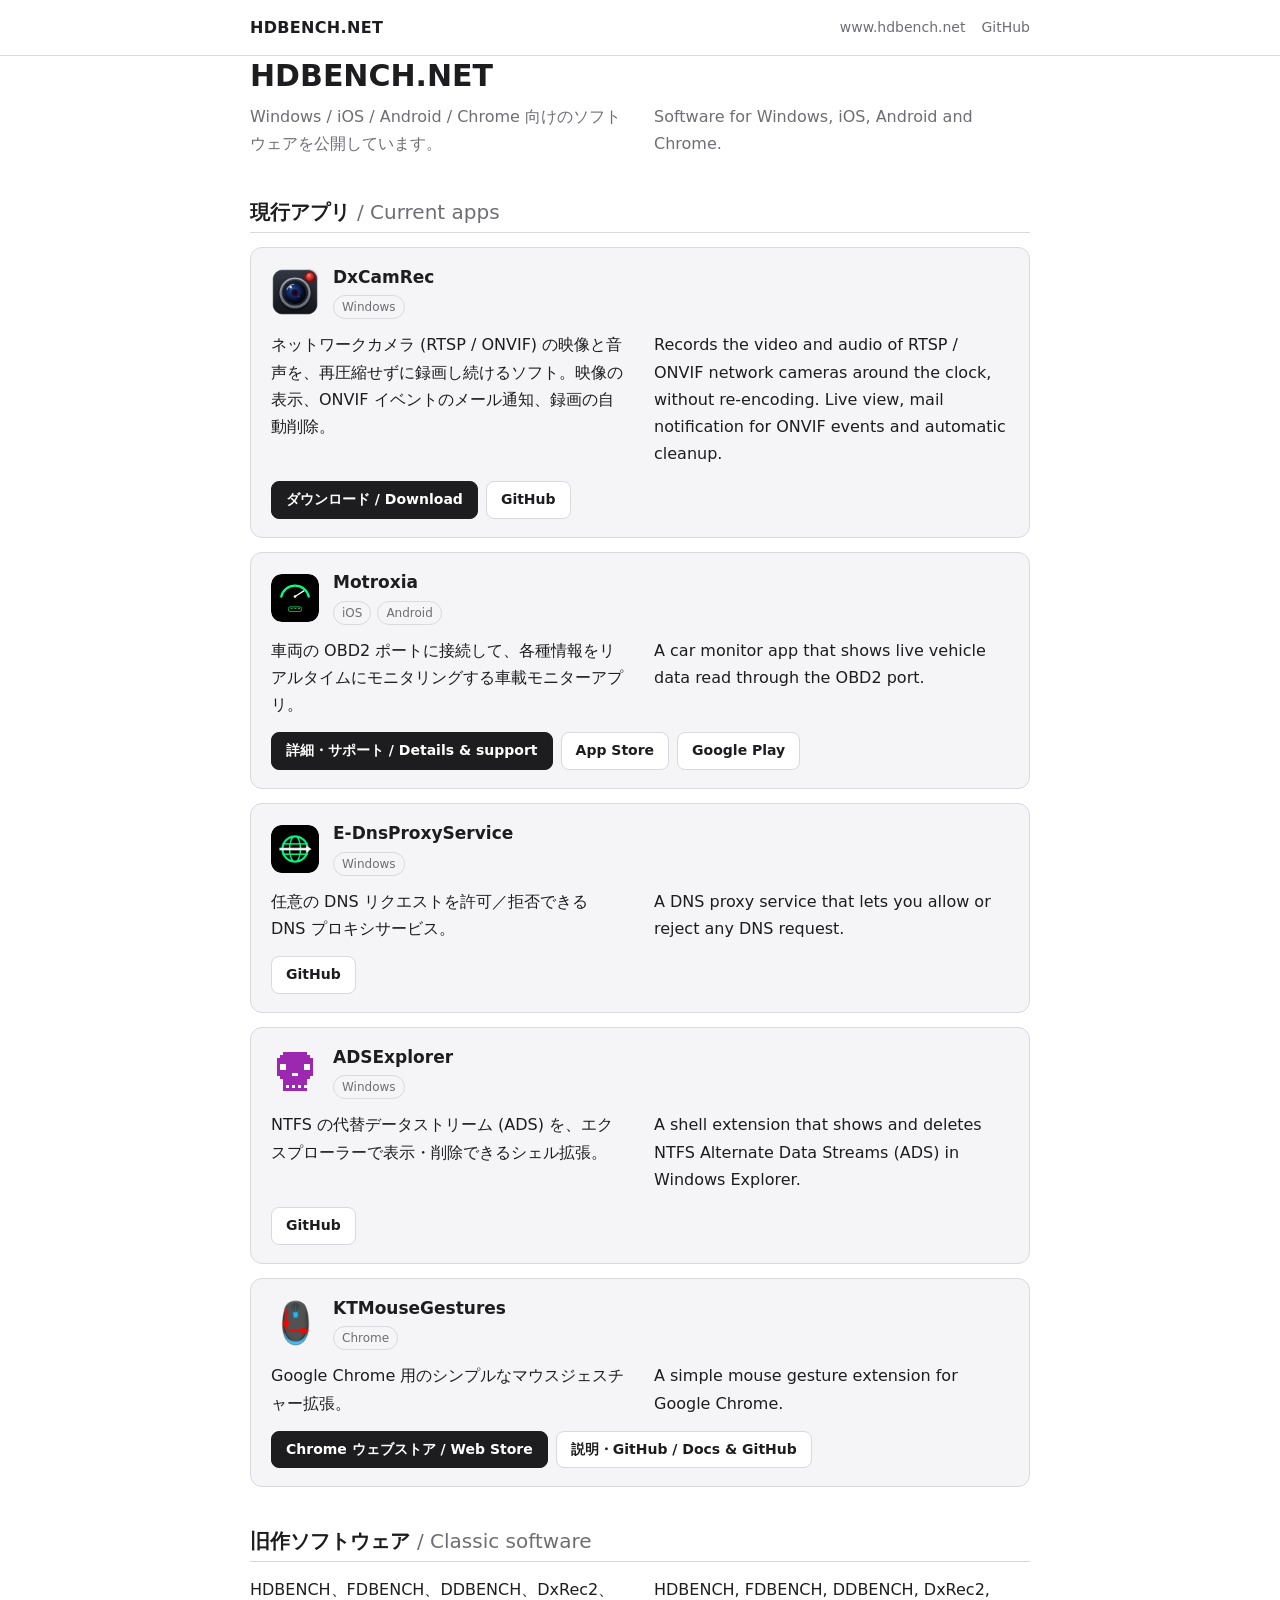
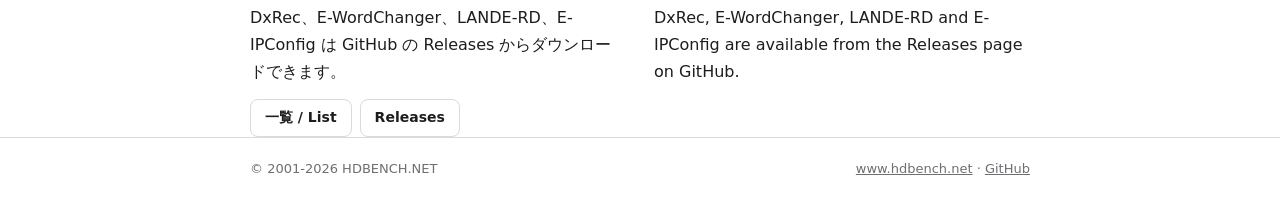
<file: index.html>
<!doctype html>
<html lang="ja">
<head>
<meta charset="utf-8">
<meta name="viewport" content="width=device-width, initial-scale=1">
<title>HDBENCH.NET</title>
<meta name="description" content="HDBENCH.NET のソフトウェア。Motroxia（iOS / Android）、E-DnsProxyService、KTMouseGestures ほか。">
<link rel="stylesheet" href="style.css">
</head>
<body>

<header class="site-header">
  <div class="wrap">
    <a class="brand" href="./">HDBENCH.NET</a>
    <nav class="site-nav">
      <a href="https://www.hdbench.net/">www.hdbench.net</a>
      <a href="https://github.com/HDBENCH">GitHub</a>
    </nav>
  </div>
</header>

<main class="wrap">
  <h1>HDBENCH.NET</h1>
  <div class="bi lead">
    <p>Windows / iOS / Android / Chrome 向けのソフトウェアを公開しています。</p>
    <p lang="en">Software for Windows, iOS, Android and Chrome.</p>
  </div>

  <h2>現行アプリ <span class="muted" lang="en">/ Current apps</span></h2>

  <!-- アプリを追加するときは、下の article を複製して書き換える。このサイトに専用ページがあるアプリには「詳細・サポート」ボタンを付ける -->

  <article class="card">
    <div class="card-head">
      <img src="dxcamrec/icon.png" alt="" width="48" height="48">
      <div>
        <h3>DxCamRec</h3>
        <ul class="tags"><li>Windows</li></ul>
      </div>
    </div>
    <div class="bi">
      <p>ネットワークカメラ (RTSP / ONVIF) の映像と音声を、再圧縮せずに録画し続けるソフト。映像の表示、ONVIF イベントのメール通知、録画の自動削除。</p>
      <p lang="en">Records the video and audio of RTSP / ONVIF network cameras around the clock, without re-encoding. Live view, mail notification for ONVIF events and automatic cleanup.</p>
    </div>
    <div class="links">
      <a class="btn primary" href="https://github.com/HDBENCH/DxCamRec/releases">ダウンロード / Download</a>
      <a class="btn" href="https://github.com/HDBENCH/DxCamRec">GitHub</a>
    </div>
  </article>

  <article class="card">
    <div class="card-head">
      <img src="motroxia/icon.svg" alt="" width="48" height="48">
      <div>
        <h3>Motroxia</h3>
        <ul class="tags"><li>iOS</li><li>Android</li></ul>
      </div>
    </div>
    <div class="bi">
      <p>車両の OBD2 ポートに接続して、各種情報をリアルタイムにモニタリングする車載モニターアプリ。</p>
      <p lang="en">A car monitor app that shows live vehicle data read through the OBD2 port.</p>
    </div>
    <div class="links">
      <a class="btn primary" href="motroxia/">詳細・サポート / Details &amp; support</a>
      <a class="btn" href="https://apps.apple.com/app/motroxia/id6803079954">App Store</a>
      <a class="btn" href="https://play.google.com/store/apps/details?id=net.hdbench.motroxia">Google Play</a>
    </div>
  </article>

  <article class="card">
    <div class="card-head">
      <img src="ednsproxyservice/icon.png" alt="" width="48" height="48">
      <div>
        <h3>E-DnsProxyService</h3>
        <ul class="tags"><li>Windows</li></ul>
      </div>
    </div>
    <div class="bi">
      <p>任意の DNS リクエストを許可／拒否できる DNS プロキシサービス。</p>
      <p lang="en">A DNS proxy service that lets you allow or reject any DNS request.</p>
    </div>
    <div class="links">
      <a class="btn" href="https://github.com/HDBENCH/E-DnsProxyService">GitHub</a>
    </div>
  </article>

  <article class="card">
    <div class="card-head">
      <img src="adsexplorer/icon.png" alt="" width="48" height="48">
      <div>
        <h3>ADSExplorer</h3>
        <ul class="tags"><li>Windows</li></ul>
      </div>
    </div>
    <div class="bi">
      <p>NTFS の代替データストリーム (ADS) を、エクスプローラーで表示・削除できるシェル拡張。</p>
      <p lang="en">A shell extension that shows and deletes NTFS Alternate Data Streams (ADS) in Windows Explorer.</p>
    </div>
    <div class="links">
      <a class="btn" href="https://github.com/HDBENCH/ADSExplorer">GitHub</a>
    </div>
  </article>

  <article class="card">
    <div class="card-head">
      <img src="ktmousegestures/icon.png" alt="" width="48" height="48">
      <div>
        <h3>KTMouseGestures</h3>
        <ul class="tags"><li>Chrome</li></ul>
      </div>
    </div>
    <div class="bi">
      <p>Google Chrome 用のシンプルなマウスジェスチャー拡張。</p>
      <p lang="en">A simple mouse gesture extension for Google Chrome.</p>
    </div>
    <div class="links">
      <a class="btn primary" href="https://chromewebstore.google.com/detail/kt-mouse-gestures/gfimipfmbiohbdjmbmmljponpjmhhokl">Chrome ウェブストア / Web Store</a>
      <a class="btn" href="https://github.com/HDBENCH/KTMouseGestures">説明・GitHub / Docs &amp; GitHub</a>
    </div>
  </article>

  <h2>旧作ソフトウェア <span class="muted" lang="en">/ Classic software</span></h2>
  <div class="bi">
    <p>HDBENCH、FDBENCH、DDBENCH、DxRec2、DxRec、E-WordChanger、LANDE-RD、E-IPConfig は GitHub の Releases からダウンロードできます。</p>
    <p lang="en">HDBENCH, FDBENCH, DDBENCH, DxRec2, DxRec, E-WordChanger, LANDE-RD and E-IPConfig are available from the Releases page on GitHub.</p>
  </div>
  <div class="links">
    <a class="btn" href="https://github.com/HDBENCH/software">一覧 / List</a>
    <a class="btn" href="https://github.com/HDBENCH/software/releases">Releases</a>
  </div>
</main>

<footer class="site-footer">
  <div class="wrap">
    <span>&copy; 2001-2026 HDBENCH.NET</span>
    <span><a href="https://www.hdbench.net/">www.hdbench.net</a> · <a href="https://github.com/HDBENCH">GitHub</a></span>
  </div>
</footer>

</body>
</html>
</file>
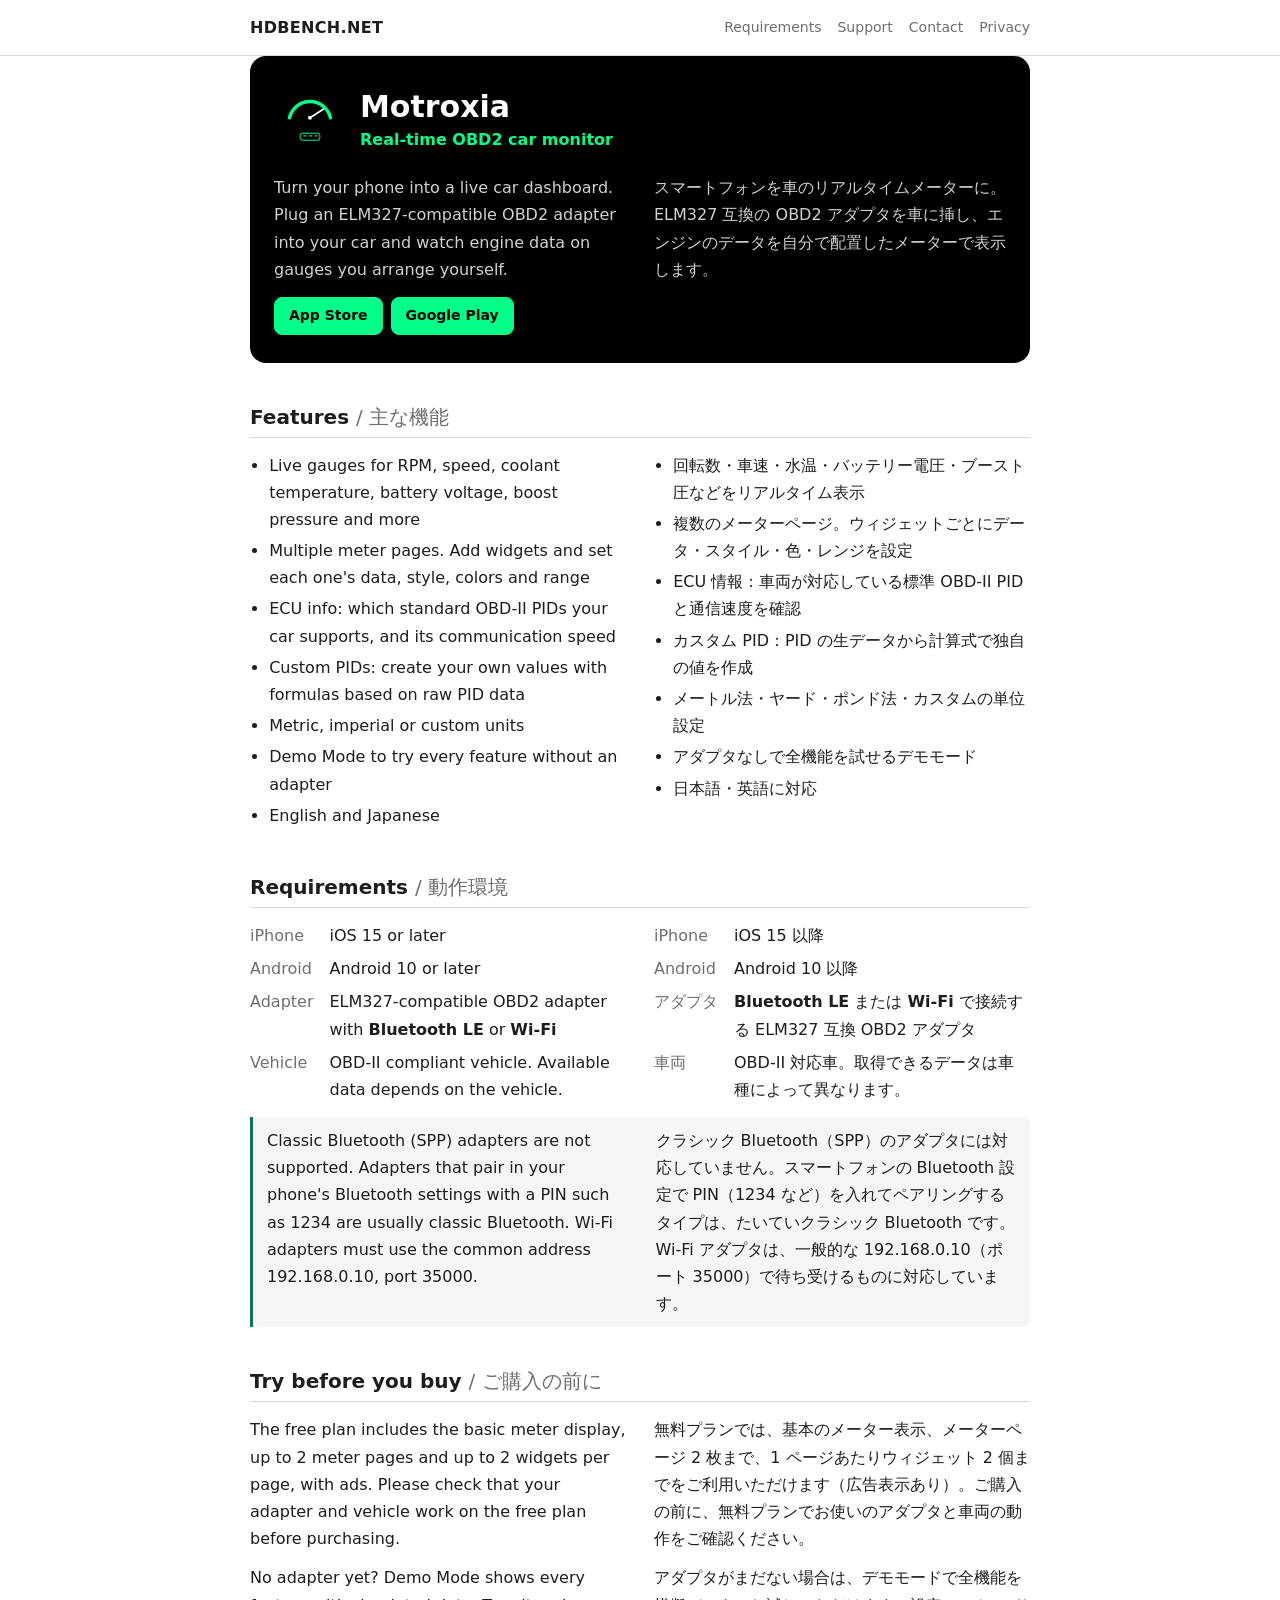
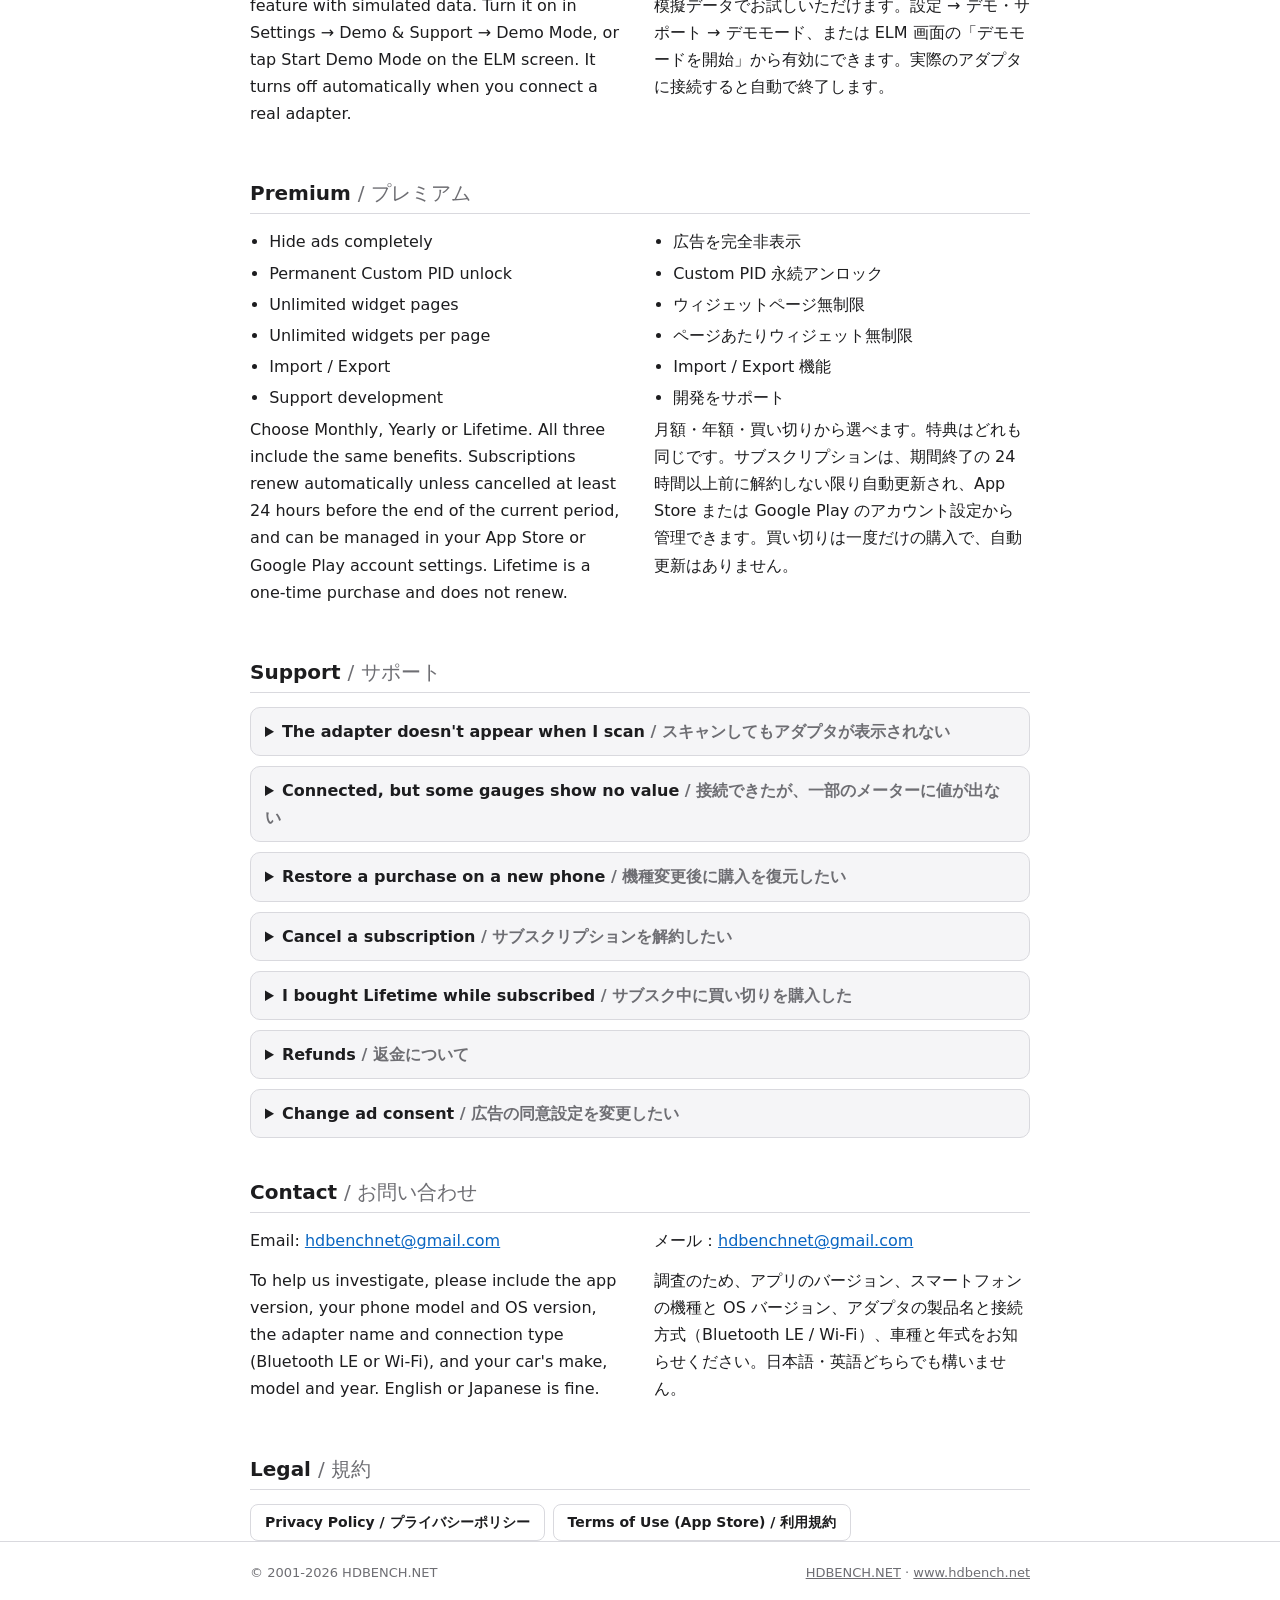
<file: motroxia/index.html>
<!doctype html>
<html lang="en">
<head>
<meta charset="utf-8">
<meta name="viewport" content="width=device-width, initial-scale=1">
<title>Motroxia - Real-time OBD2 car monitor | HDBENCH.NET</title>
<meta name="description" content="Motroxia turns your iPhone or Android phone into a live car dashboard using an ELM327-compatible OBD2 adapter.">
<meta property="og:title" content="Motroxia">
<meta property="og:description" content="Real-time OBD2 car monitor for iPhone and Android.">
<meta property="og:url" content="https://hdbench.github.io/motroxia/">
<link rel="icon" href="icon.svg" type="image/svg+xml">
<link rel="stylesheet" href="../style.css">
<style>
  /* Motroxia の配色。アプリのアイコンと同じ黒地に #00FF88 */
  :root { --app-hero-bg: #000000; --app-accent: #00ff88; --app-accent-ink: #000000; }
</style>
</head>
<body>

<header class="site-header">
  <div class="wrap">
    <a class="brand" href="../">HDBENCH.NET</a>
    <nav class="site-nav">
      <a href="#requirements">Requirements</a>
      <a href="#support">Support</a>
      <a href="#contact">Contact</a>
      <a href="https://hdbench.github.io/motroxia-privacy/">Privacy</a>
    </nav>
  </div>
</header>

<main class="wrap">

  <section class="hero">
    <div class="card-head">
      <img src="icon.svg" alt="Motroxia app icon" width="72" height="72">
      <div>
        <h1>Motroxia</h1>
        <p class="tagline">Real-time OBD2 car monitor</p>
      </div>
    </div>
    <div class="bi">
      <p>Turn your phone into a live car dashboard. Plug an ELM327-compatible OBD2 adapter into your car and watch engine data on gauges you arrange yourself.</p>
      <p lang="ja">スマートフォンを車のリアルタイムメーターに。ELM327 互換の OBD2 アダプタを車に挿し、エンジンのデータを自分で配置したメーターで表示します。</p>
    </div>
    <div class="links">
      <a class="btn primary" href="https://apps.apple.com/app/motroxia/id6803079954">App Store</a>
      <a class="btn primary" href="https://play.google.com/store/apps/details?id=net.hdbench.motroxia">Google Play</a>
    </div>
  </section>

  <h2 id="features">Features <span class="muted" lang="ja">/ 主な機能</span></h2>
  <div class="bi">
    <ul class="plain">
      <li>Live gauges for RPM, speed, coolant temperature, battery voltage, boost pressure and more</li>
      <li>Multiple meter pages. Add widgets and set each one's data, style, colors and range</li>
      <li>ECU info: which standard OBD-II PIDs your car supports, and its communication speed</li>
      <li>Custom PIDs: create your own values with formulas based on raw PID data</li>
      <li>Metric, imperial or custom units</li>
      <li>Demo Mode to try every feature without an adapter</li>
      <li>English and Japanese</li>
    </ul>
    <ul class="plain" lang="ja">
      <li>回転数・車速・水温・バッテリー電圧・ブースト圧などをリアルタイム表示</li>
      <li>複数のメーターページ。ウィジェットごとにデータ・スタイル・色・レンジを設定</li>
      <li>ECU 情報：車両が対応している標準 OBD-II PID と通信速度を確認</li>
      <li>カスタム PID：PID の生データから計算式で独自の値を作成</li>
      <li>メートル法・ヤード・ポンド法・カスタムの単位設定</li>
      <li>アダプタなしで全機能を試せるデモモード</li>
      <li>日本語・英語に対応</li>
    </ul>
  </div>

  <h2 id="requirements">Requirements <span class="muted" lang="ja">/ 動作環境</span></h2>
  <div class="bi">
    <dl class="spec">
      <dt>iPhone</dt><dd>iOS 15 or later</dd>
      <dt>Android</dt><dd>Android 10 or later</dd>
      <dt>Adapter</dt><dd>ELM327-compatible OBD2 adapter with <strong>Bluetooth LE</strong> or <strong>Wi-Fi</strong></dd>
      <dt>Vehicle</dt><dd>OBD-II compliant vehicle. Available data depends on the vehicle.</dd>
    </dl>
    <dl class="spec" lang="ja">
      <dt>iPhone</dt><dd>iOS 15 以降</dd>
      <dt>Android</dt><dd>Android 10 以降</dd>
      <dt>アダプタ</dt><dd><strong>Bluetooth LE</strong> または <strong>Wi-Fi</strong> で接続する ELM327 互換 OBD2 アダプタ</dd>
      <dt>車両</dt><dd>OBD-II 対応車。取得できるデータは車種によって異なります。</dd>
    </dl>
  </div>
  <div class="note bi">
    <p>Classic Bluetooth (SPP) adapters are not supported. Adapters that pair in your phone's Bluetooth settings with a PIN such as 1234 are usually classic Bluetooth. Wi-Fi adapters must use the common address 192.168.0.10, port 35000.</p>
    <p lang="ja">クラシック Bluetooth（SPP）のアダプタには対応していません。スマートフォンの Bluetooth 設定で PIN（1234 など）を入れてペアリングするタイプは、たいていクラシック Bluetooth です。Wi-Fi アダプタは、一般的な 192.168.0.10（ポート 35000）で待ち受けるものに対応しています。</p>
  </div>

  <h2 id="try">Try before you buy <span class="muted" lang="ja">/ ご購入の前に</span></h2>
  <div class="bi">
    <div>
      <p>The free plan includes the basic meter display, up to 2 meter pages and up to 2 widgets per page, with ads. Please check that your adapter and vehicle work on the free plan before purchasing.</p>
      <p>No adapter yet? Demo Mode shows every feature with simulated data. Turn it on in Settings → Demo &amp; Support → Demo Mode, or tap Start Demo Mode on the ELM screen. It turns off automatically when you connect a real adapter.</p>
    </div>
    <div lang="ja">
      <p>無料プランでは、基本のメーター表示、メーターページ 2 枚まで、1 ページあたりウィジェット 2 個までをご利用いただけます（広告表示あり）。ご購入の前に、無料プランでお使いのアダプタと車両の動作をご確認ください。</p>
      <p>アダプタがまだない場合は、デモモードで全機能を模擬データでお試しいただけます。設定 → デモ・サポート → デモモード、または ELM 画面の「デモモードを開始」から有効にできます。実際のアダプタに接続すると自動で終了します。</p>
    </div>
  </div>

  <h2 id="premium">Premium <span class="muted" lang="ja">/ プレミアム</span></h2>
  <div class="bi">
    <div>
      <ul class="plain">
        <li>Hide ads completely</li>
        <li>Permanent Custom PID unlock</li>
        <li>Unlimited widget pages</li>
        <li>Unlimited widgets per page</li>
        <li>Import / Export</li>
        <li>Support development</li>
      </ul>
      <p>Choose Monthly, Yearly or Lifetime. All three include the same benefits. Subscriptions renew automatically unless cancelled at least 24 hours before the end of the current period, and can be managed in your App Store or Google Play account settings. Lifetime is a one-time purchase and does not renew.</p>
    </div>
    <div lang="ja">
      <ul class="plain">
        <li>広告を完全非表示</li>
        <li>Custom PID 永続アンロック</li>
        <li>ウィジェットページ無制限</li>
        <li>ページあたりウィジェット無制限</li>
        <li>Import / Export 機能</li>
        <li>開発をサポート</li>
      </ul>
      <p>月額・年額・買い切りから選べます。特典はどれも同じです。サブスクリプションは、期間終了の 24 時間以上前に解約しない限り自動更新され、App Store または Google Play のアカウント設定から管理できます。買い切りは一度だけの購入で、自動更新はありません。</p>
    </div>
  </div>

  <h2 id="support">Support <span class="muted" lang="ja">/ サポート</span></h2>

  <details>
    <summary>The adapter doesn't appear when I scan <span class="muted" lang="ja">/ スキャンしてもアダプタが表示されない</span></summary>
    <div class="bi">
      <ul class="plain">
        <li>Check that it is a Bluetooth LE or Wi-Fi adapter (see Requirements).</li>
        <li>Turn the ignition on so the adapter has power.</li>
        <li>Allow Bluetooth access. iPhone: Settings → Motroxia → Bluetooth. Android 12 and later: allow Nearby devices. Android 10 and 11: allow Location, which Android requires for Bluetooth scanning.</li>
        <li>For a Wi-Fi adapter, first join its Wi-Fi network in your phone's settings. On iPhone, also allow Local Network access.</li>
      </ul>
      <ul class="plain" lang="ja">
        <li>Bluetooth LE または Wi-Fi のアダプタかご確認ください（動作環境を参照）。</li>
        <li>アダプタに電源が入るよう、イグニッションをオンにしてください。</li>
        <li>Bluetooth を許可してください。iPhone：設定 → Motroxia → Bluetooth。Android 12 以降：「付近のデバイス」を許可。Android 10・11：Bluetooth のスキャンに Android が要求するため「位置情報」を許可。</li>
        <li>Wi-Fi アダプタの場合は、先にスマートフォンの設定でアダプタの Wi-Fi に接続してください。iPhone では「ローカルネットワーク」も許可してください。</li>
      </ul>
    </div>
  </details>

  <details>
    <summary>Connected, but some gauges show no value <span class="muted" lang="ja">/ 接続できたが、一部のメーターに値が出ない</span></summary>
    <div class="bi">
      <p>Available data depends on the vehicle. Open the ECU screen to see which PIDs your car supports, and use those for your gauges.</p>
      <p lang="ja">取得できるデータは車種によって異なります。ECU 画面で車両が対応している PID を確認し、その中からメーターに割り当ててください。</p>
    </div>
  </details>

  <details>
    <summary>Restore a purchase on a new phone <span class="muted" lang="ja">/ 機種変更後に購入を復元したい</span></summary>
    <div class="bi">
      <p>Purchases are usually restored when the app starts. If not, tap Premium on the home screen, then Restore Purchase. If a checklist appears first, tap “No adapter yet? View plans”. Use the same Apple ID or Google account you purchased with.</p>
      <p lang="ja">通常はアプリの起動時に復元されます。復元されない場合は、ホーム画面の「プレミアム」から「購入を復元」をタップしてください。先に確認画面が表示された場合は「アダプタなしでプランを見る」をタップします。購入時と同じ Apple ID / Google アカウントをお使いください。</p>
    </div>
  </details>

  <details>
    <summary>Cancel a subscription <span class="muted" lang="ja">/ サブスクリプションを解約したい</span></summary>
    <div class="bi">
      <p>Tap Manage Subscriptions on the Premium screen, or cancel in the store. iPhone: Settings → your name → Subscriptions. Android: Google Play → profile icon → Payments &amp; subscriptions → Subscriptions. Deleting the app does not cancel a subscription.</p>
      <p lang="ja">プレミアム画面の「サブスクを管理」、またはストアから解約できます。iPhone：設定 → ユーザ名 → サブスクリプション。Android：Google Play → プロフィールアイコン → お支払いと定期購入 → 定期購入。アプリを削除しても解約にはなりません。</p>
    </div>
  </details>

  <details>
    <summary>I bought Lifetime while subscribed <span class="muted" lang="ja">/ サブスク中に買い切りを購入した</span></summary>
    <div class="bi">
      <p>Lifetime already includes every benefit. Cancel the subscription in your store settings to stop further charges.</p>
      <p lang="ja">買い切りですべての特典が有効になります。追加の請求を止めるため、ストアの設定でサブスクリプションを解約してください。</p>
    </div>
  </details>

  <details>
    <summary>Refunds <span class="muted" lang="ja">/ 返金について</span></summary>
    <div class="bi">
      <p>Refunds are handled by Apple or Google under their own policies, and we cannot issue them directly. App Store: <a href="https://reportaproblem.apple.com/">reportaproblem.apple.com</a>. Google Play: <a href="https://support.google.com/googleplay/answer/2479637">Google Play Help</a>.</p>
      <p lang="ja">返金は Apple または Google が各社のポリシーに基づいて対応するため、開発者から直接返金することはできません。App Store：<a href="https://reportaproblem.apple.com/">reportaproblem.apple.com</a>。Google Play：<a href="https://support.google.com/googleplay/answer/2479637?hl=ja">Google Play ヘルプ</a>。</p>
    </div>
  </details>

  <details>
    <summary>Change ad consent <span class="muted" lang="ja">/ 広告の同意設定を変更したい</span></summary>
    <div class="bi">
      <p>Open Settings → Privacy Options. This item appears only in regions where consent is required.</p>
      <p lang="ja">設定 → プライバシー設定 から変更できます。同意が必要な地域でのみ表示されます。</p>
    </div>
  </details>

  <h2 id="contact">Contact <span class="muted" lang="ja">/ お問い合わせ</span></h2>
  <div class="bi">
    <div>
      <p>Email: <a href="mailto:hdbenchnet@gmail.com?subject=Motroxia">hdbenchnet@gmail.com</a></p>
      <p>To help us investigate, please include the app version, your phone model and OS version, the adapter name and connection type (Bluetooth LE or Wi-Fi), and your car's make, model and year. English or Japanese is fine.</p>
    </div>
    <div lang="ja">
      <p>メール：<a href="mailto:hdbenchnet@gmail.com?subject=Motroxia">hdbenchnet@gmail.com</a></p>
      <p>調査のため、アプリのバージョン、スマートフォンの機種と OS バージョン、アダプタの製品名と接続方式（Bluetooth LE / Wi-Fi）、車種と年式をお知らせください。日本語・英語どちらでも構いません。</p>
    </div>
  </div>

  <h2 id="legal">Legal <span class="muted" lang="ja">/ 規約</span></h2>
  <div class="links">
    <a class="btn" href="https://hdbench.github.io/motroxia-privacy/">Privacy Policy / プライバシーポリシー</a>
    <a class="btn" href="https://www.apple.com/legal/internet-services/itunes/dev/stdeula/">Terms of Use (App Store) / 利用規約</a>
  </div>

</main>

<footer class="site-footer">
  <div class="wrap">
    <span>&copy; 2001-2026 HDBENCH.NET</span>
    <span><a href="../">HDBENCH.NET</a> · <a href="https://www.hdbench.net/">www.hdbench.net</a></span>
  </div>
</footer>

</body>
</html>
</file>
<file: style.css>
:root {
  --bg: #ffffff;
  --fg: #1d1d1f;
  --muted: #6e6e73;
  --line: #d9d9de;
  --card: #f5f5f7;
  --link: #0a66c2;
  --accent: #0a7a4a;
}
@media (prefers-color-scheme: dark) {
  :root {
    --bg: #0f0f10;
    --fg: #f5f5f7;
    --muted: #a1a1a6;
    --line: #2c2c2e;
    --card: #1c1c1e;
    --link: #4da3ff;
    --accent: #00ff88;
  }
}

* { box-sizing: border-box; }
html { -webkit-text-size-adjust: 100%; }
body {
  margin: 0;
  background: var(--bg);
  color: var(--fg);
  font: 16px/1.7 system-ui, -apple-system, "Segoe UI", "Hiragino Sans", "Hiragino Kaku Gothic ProN", "Yu Gothic UI", Meiryo, sans-serif;
}
img { max-width: 100%; }
a { color: var(--link); }
a:focus-visible { outline: 2px solid var(--link); outline-offset: 2px; }

.wrap { max-width: 820px; margin: 0 auto; padding: 0 20px; }

.site-header { border-bottom: 1px solid var(--line); }
.site-header .wrap {
  display: flex; align-items: center; justify-content: space-between;
  gap: 16px; padding-top: 14px; padding-bottom: 14px;
}
.brand { font-weight: 700; letter-spacing: .02em; color: var(--fg); text-decoration: none; }
.site-nav { display: flex; flex-wrap: wrap; gap: 4px 16px; font-size: 14px; }
.site-nav a { color: var(--muted); text-decoration: none; }
.site-nav a:hover { color: var(--fg); }

main { padding: 32px 0 48px; }
h1 { font-size: 30px; line-height: 1.3; margin: 0 0 8px; }
h2 { font-size: 20px; line-height: 1.4; margin: 40px 0 14px; padding-bottom: 6px; border-bottom: 1px solid var(--line); }
h2 .muted { font-weight: 400; }
h3 { font-size: 17px; line-height: 1.4; margin: 0; }
p { margin: 0 0 12px; }
.muted { color: var(--muted); }

/* 英日を並べる。狭い画面では縦に積む */
.bi { display: grid; grid-template-columns: 1fr 1fr; gap: 10px 28px; margin: 0 0 14px; }
.bi > * { min-width: 0; }
.bi > p { margin: 0; }
@media (max-width: 640px) { .bi { grid-template-columns: 1fr; } }
.bi.lead { color: var(--muted); margin-bottom: 24px; }

.card { background: var(--card); border: 1px solid var(--line); border-radius: 12px; padding: 18px 20px; margin: 0 0 14px; }
.card .bi { margin: 12px 0 0; }
.card-head { display: flex; align-items: center; gap: 14px; }
.card-head img { width: 48px; height: 48px; border-radius: 11px; flex: none; }

.tags { display: flex; flex-wrap: wrap; gap: 6px; margin: 6px 0 0; padding: 0; list-style: none; }
.tags li { font-size: 12px; line-height: 1; padding: 5px 8px; border: 1px solid var(--line); border-radius: 999px; color: var(--muted); }

.links { display: flex; flex-wrap: wrap; gap: 8px; margin-top: 14px; }
.btn {
  display: inline-block; font-size: 14px; font-weight: 600; line-height: 1.4; text-decoration: none;
  padding: 8px 14px; border-radius: 8px; border: 1px solid var(--line); color: var(--fg); background: var(--bg);
}
.btn:hover { border-color: var(--muted); }
.btn.primary { background: var(--fg); color: var(--bg); border-color: var(--fg); }

ul.plain { padding-left: 1.2em; margin: 0; }
ul.plain li { margin-bottom: 4px; }

dl.spec { display: grid; grid-template-columns: max-content 1fr; gap: 6px 16px; margin: 0; }
dl.spec dt { color: var(--muted); }
dl.spec dd { margin: 0; }

.note { border-left: 3px solid var(--accent); padding: 10px 14px; background: var(--card); border-radius: 0 8px 8px 0; margin: 14px 0; }

details { border: 1px solid var(--line); border-radius: 10px; padding: 10px 14px; margin: 0 0 10px; background: var(--card); }
details summary { cursor: pointer; font-weight: 600; }
details[open] summary { margin-bottom: 8px; }
details .bi { margin: 0; }

/* アプリページ先頭の帯。色は各アプリの index.html で --app-* 変数として指定する。
   指定しなければシリーズの配色（黒地に #00FF88）になる。
   文字は白系で固定なので、--app-hero-bg には暗い色を指定すること */
.hero { background: var(--app-hero-bg, #000000); color: #f5f5f7; border-radius: 16px; padding: 28px 24px; }
.hero .card-head img { width: 72px; height: 72px; border-radius: 16px; }
.hero h1 { color: #ffffff; margin: 0; }
.hero .tagline { color: var(--app-accent, #00ff88); font-weight: 600; margin: 0; }
.hero .bi { margin: 18px 0 0; color: #d1d1d6; }
.hero .btn { background: #1c1c1e; color: #ffffff; border-color: #3a3a3c; }
.hero .btn.primary { background: var(--app-accent, #00ff88); color: var(--app-accent-ink, #000000); border-color: var(--app-accent, #00ff88); }

.site-footer { border-top: 1px solid var(--line); font-size: 13px; color: var(--muted); }
.site-footer .wrap { padding-top: 20px; padding-bottom: 28px; display: flex; flex-wrap: wrap; gap: 8px 20px; justify-content: space-between; }
.site-footer a { color: var(--muted); }

/* スマートフォン: ヘッダーのリンクを2行目に回し、英日を縦に積んだときの間隔を広げる */
@media (max-width: 640px) {
  .site-header .wrap { flex-wrap: wrap; row-gap: 6px; }
  .site-nav { width: 100%; }
  .bi { row-gap: 18px; }
  h1 { font-size: 26px; }
}
</file>
